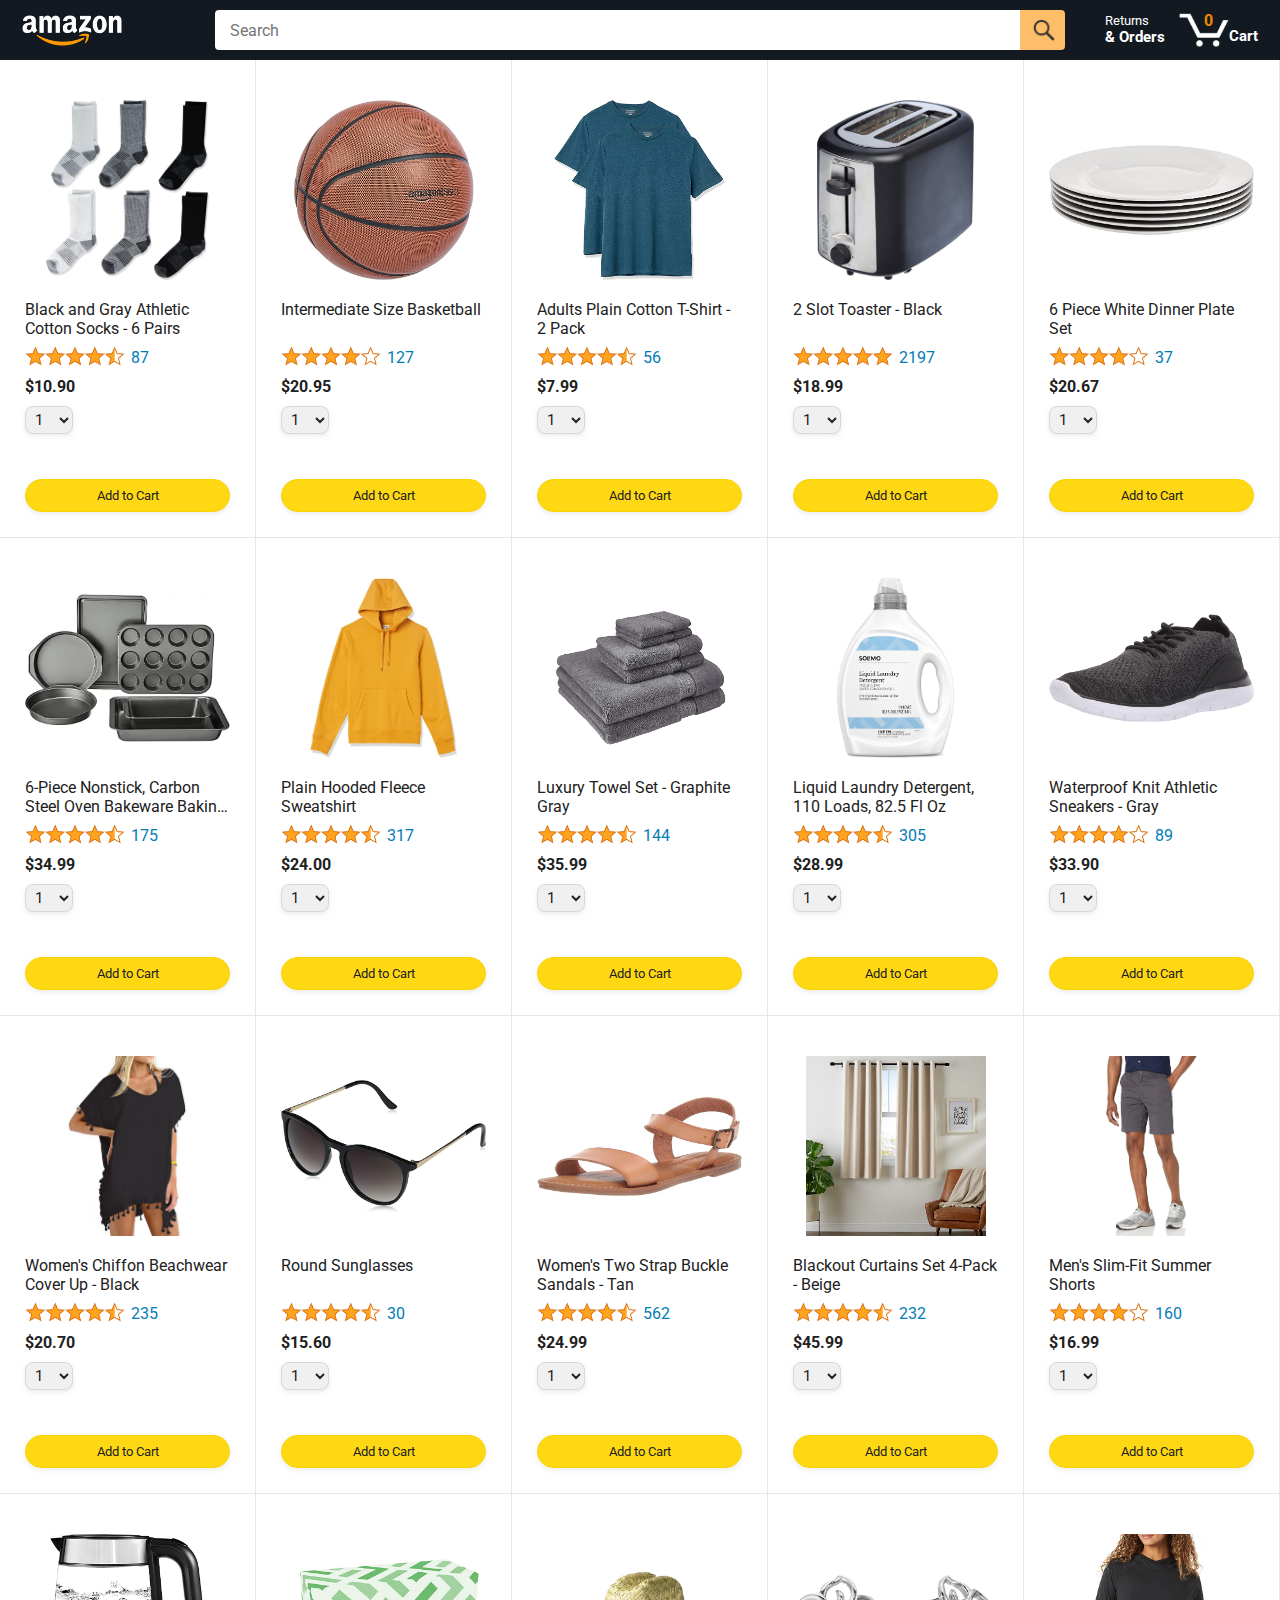
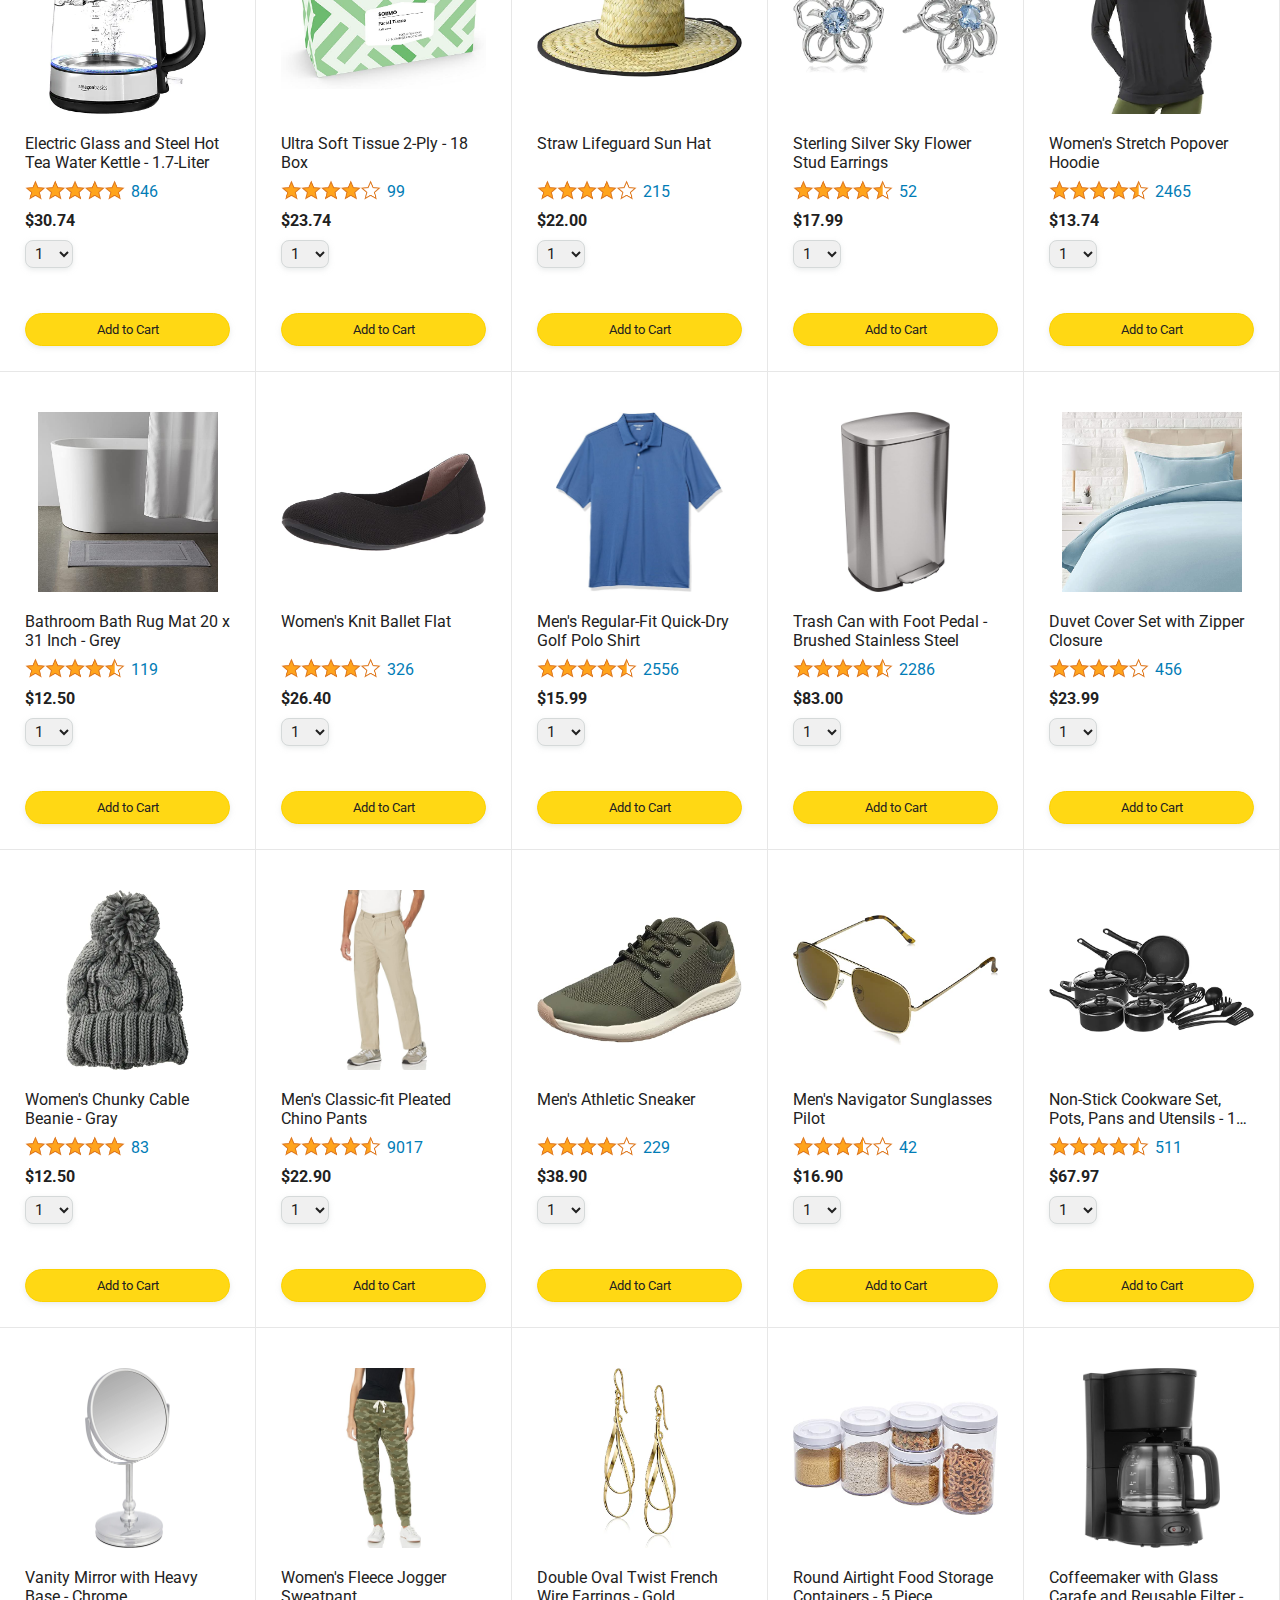
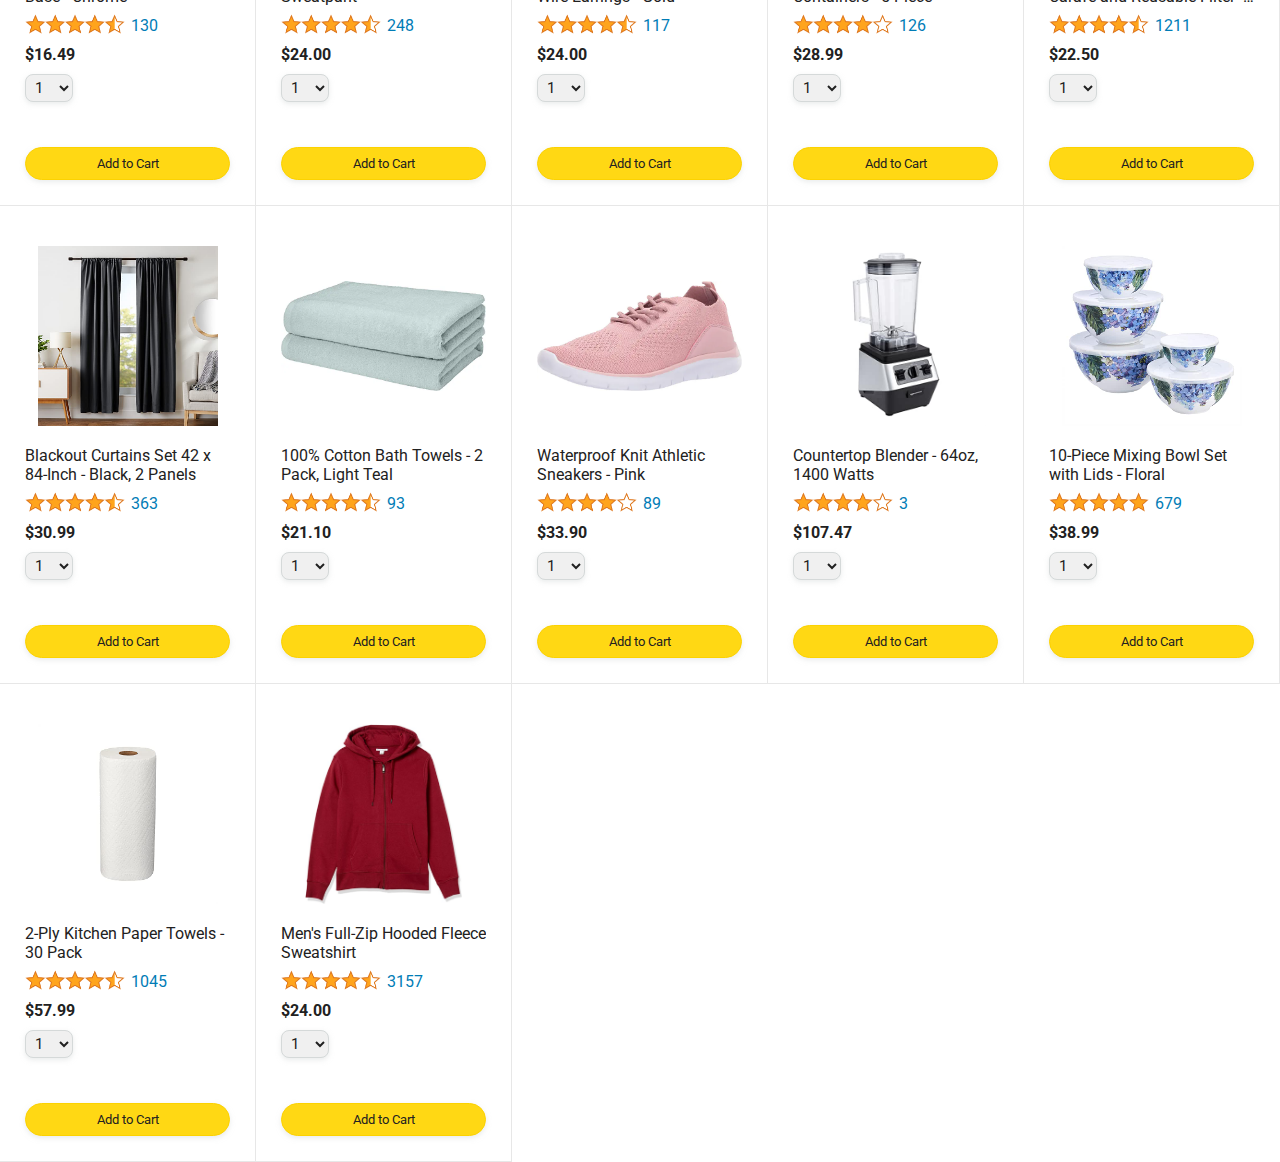
<file: index.html>
<!DOCTYPE html>
<html>
  <head>
    <title>Amazon Project</title>

    <!-- This code is needed for responsive design to work.
      (Responsive design = make the website look good on
      smaller screen sizes like a phone or a tablet). -->
    <meta name="viewport" content="width=device-width, initial-scale=1">

    <!-- Load a font called Roboto from Google Fonts. -->
    <link rel="preconnect" href="https://fonts.googleapis.com">
    <link rel="preconnect" href="https://fonts.gstatic.com" crossorigin>
    <link href="https://fonts.googleapis.com/css2?family=Roboto:wght@400;500;700&display=swap" rel="stylesheet">

    <!-- Here are the CSS files for this page. -->
    <link rel="stylesheet" href="styles/shared/general.css">
    <link rel="stylesheet" href="styles/shared/amazon-header.css">
    <link rel="stylesheet" href="styles/pages/amazon.css">
  </head>
  <body>
    <div class="amazon-header">
      <div class="amazon-header-left-section">
        <a href="amazon.html" class="header-link">
          <img class="amazon-logo"
            src="images/amazon-logo-white.png">
          <img class="amazon-mobile-logo"
            src="images/amazon-mobile-logo-white.png">
        </a>
      </div>

      <div class="amazon-header-middle-section">
        <input class="search-bar" type="text" placeholder="Search">

        <button class="search-button">
          <img class="search-icon" src="images/icons/search-icon.png">
        </button>
      </div>

      <div class="amazon-header-right-section">
        <a class="orders-link header-link" href="orders.html">
          <span class="returns-text">Returns</span>
          <span class="orders-text">& Orders</span>
        </a>

        <a class="cart-link header-link" href="checkout.html">
          <img class="cart-icon" src="images/icons/cart-icon.png">
          <div class="cart-quantity js-cart-quantity">0</div>
          <div class="cart-text">Cart</div>
        </a>
      </div>
    </div>
    
    <div class="main">
      <div class="products-grid js-products-grid">
      
        <div class="product-container">
          <div class="product-image-container">
            <img class="product-image"
              src="images/products/adults-plain-cotton-tshirt-2-pack-teal.jpg">
          </div>

          <div class="product-name limit-text-to-2-lines">
            Adults Plain Cotton T-Shirt - 2 Pack
          </div>

          <div class="product-rating-container">
            <img class="product-rating-stars"
              src="images/ratings/rating-45.png">
            <div class="product-rating-count link-primary">
              56
            </div>
          </div>

          <div class="product-price">
            $7.99
          </div>

          <div class="product-quantity-container">
            <select>
              <option selected value="1">1</option>
              <option value="2">2</option>
              <option value="3">3</option>
              <option value="4">4</option>
              <option value="5">5</option>
              <option value="6">6</option>
              <option value="7">7</option>
              <option value="8">8</option>
              <option value="9">9</option>
              <option value="10">10</option>
            </select>
          </div>

          <div class="product-spacer"></div>

          <div class="added-to-cart">
            <img src="images/icons/checkmark.png">
            Added
          </div>

          <button class="add-to-cart-button button-primary">
            Add to Cart
          </button>
        </div>
      </div>
    </div>
 
    <script type="module" src="scripts/amazon.js"></script>
  </body>
</html>
</file>
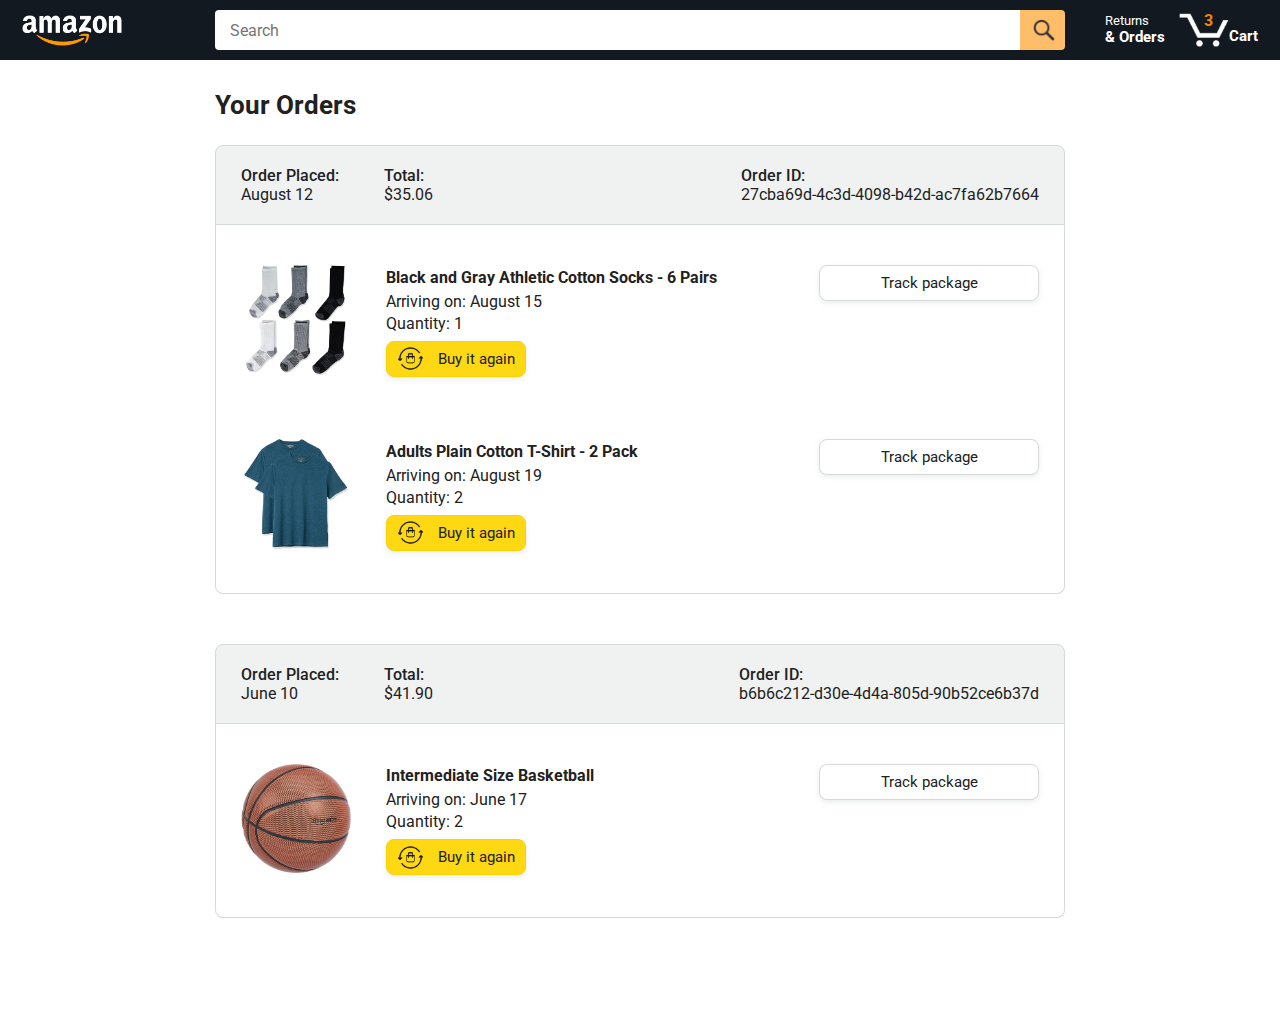
<file: orders.html>
<!DOCTYPE html>
<html>
  <head>
    <title>Orders</title>

    <!-- This code is needed for responsive design to work.
      (Responsive design = make the website look good on
      smaller screen sizes like a phone or a tablet). -->
    <meta name="viewport" content="width=device-width, initial-scale=1">

    <!-- Load a font called Roboto from Google Fonts. -->
    <link rel="preconnect" href="https://fonts.googleapis.com">
    <link rel="preconnect" href="https://fonts.gstatic.com" crossorigin>
    <link href="https://fonts.googleapis.com/css2?family=Roboto:wght@400;500;700&display=swap" rel="stylesheet">

    <!-- Here are the CSS files for this page. -->
    <link rel="stylesheet" href="styles/shared/general.css">
    <link rel="stylesheet" href="styles/shared/amazon-header.css">
    <link rel="stylesheet" href="styles/pages/orders.css">
  </head>
  <body>
    <div class="amazon-header">
      <div class="amazon-header-left-section">
        <a href="amazon.html" class="header-link">
          <img class="amazon-logo"
            src="images/amazon-logo-white.png">
          <img class="amazon-mobile-logo"
            src="images/amazon-mobile-logo-white.png">
        </a>
      </div>

      <div class="amazon-header-middle-section">
        <input class="search-bar" type="text" placeholder="Search">

        <button class="search-button">
          <img class="search-icon" src="images/icons/search-icon.png">
        </button>
      </div>

      <div class="amazon-header-right-section">
        <a class="orders-link header-link" href="orders.html">
          <span class="returns-text">Returns</span>
          <span class="orders-text">& Orders</span>
        </a>

        <a class="cart-link header-link" href="checkout.html">
          <img class="cart-icon" src="images/icons/cart-icon.png">
          <div class="cart-quantity">3</div>
          <div class="cart-text">Cart</div>
        </a>
      </div>
    </div>

    <div class="main">
      <div class="page-title">Your Orders</div>

      <div class="orders-grid">
        <div class="order-container">
          
          <div class="order-header">
            <div class="order-header-left-section">
              <div class="order-date">
                <div class="order-header-label">Order Placed:</div>
                <div>August 12</div>
              </div>
              <div class="order-total">
                <div class="order-header-label">Total:</div>
                <div>$35.06</div>
              </div>
            </div>

            <div class="order-header-right-section">
              <div class="order-header-label">Order ID:</div>
              <div>27cba69d-4c3d-4098-b42d-ac7fa62b7664</div>
            </div>
          </div>

          <div class="order-details-grid">
            <div class="product-image-container">
              <img src="images/products/athletic-cotton-socks-6-pairs.jpg">
            </div>

            <div class="product-details">
              <div class="product-name">
                Black and Gray Athletic Cotton Socks - 6 Pairs
              </div>
              <div class="product-delivery-date">
                Arriving on: August 15
              </div>
              <div class="product-quantity">
                Quantity: 1
              </div>
              <button class="buy-again-button button-primary">
                <img class="buy-again-icon" src="images/icons/buy-again.png">
                <span class="buy-again-message">Buy it again</span>
              </button>
            </div>

            <div class="product-actions">
              <a href="tracking.html">
                <button class="track-package-button button-secondary">
                  Track package
                </button>
              </a>
            </div>

            <div class="product-image-container">
              <img src="images/products/adults-plain-cotton-tshirt-2-pack-teal.jpg">
            </div>

            <div class="product-details">
              <div class="product-name">
                Adults Plain Cotton T-Shirt - 2 Pack
              </div>
              <div class="product-delivery-date">
                Arriving on: August 19
              </div>
              <div class="product-quantity">
                Quantity: 2
              </div>
              <button class="buy-again-button button-primary">
                <img class="buy-again-icon" src="images/icons/buy-again.png">
                <span class="buy-again-message">Buy it again</span>
              </button>
            </div>

            <div class="product-actions">
              <a href="tracking.html">
                <button class="track-package-button button-secondary">
                  Track package
                </button>
              </a>
            </div>
          </div>
        </div>

        <div class="order-container">

          <div class="order-header">
            <div class="order-header-left-section">
              <div class="order-date">
                <div class="order-header-label">Order Placed:</div>
                <div>June 10</div>
              </div>
              <div class="order-total">
                <div class="order-header-label">Total:</div>
                <div>$41.90</div>
              </div>
            </div>

            <div class="order-header-right-section">
              <div class="order-header-label">Order ID:</div>
              <div>b6b6c212-d30e-4d4a-805d-90b52ce6b37d</div>
            </div>
          </div>

          <div class="order-details-grid">
            <div class="product-image-container">
              <img src="images/products/intermediate-composite-basketball.jpg">
            </div>

            <div class="product-details">
              <div class="product-name">
                Intermediate Size Basketball
              </div>
              <div class="product-delivery-date">
                Arriving on: June 17
              </div>
              <div class="product-quantity">
                Quantity: 2
              </div>
              <button class="buy-again-button button-primary">
                <img class="buy-again-icon" src="images/icons/buy-again.png">
                <span class="buy-again-message">Buy it again</span>
              </button>
            </div>

            <div class="product-actions">
              <a href="tracking.html">
                <button class="track-package-button button-secondary">
                  Track package
                </button>
              </a>
            </div>
          </div>
        </div>
      </div>
    </div>
  </body>
</html>
</file>
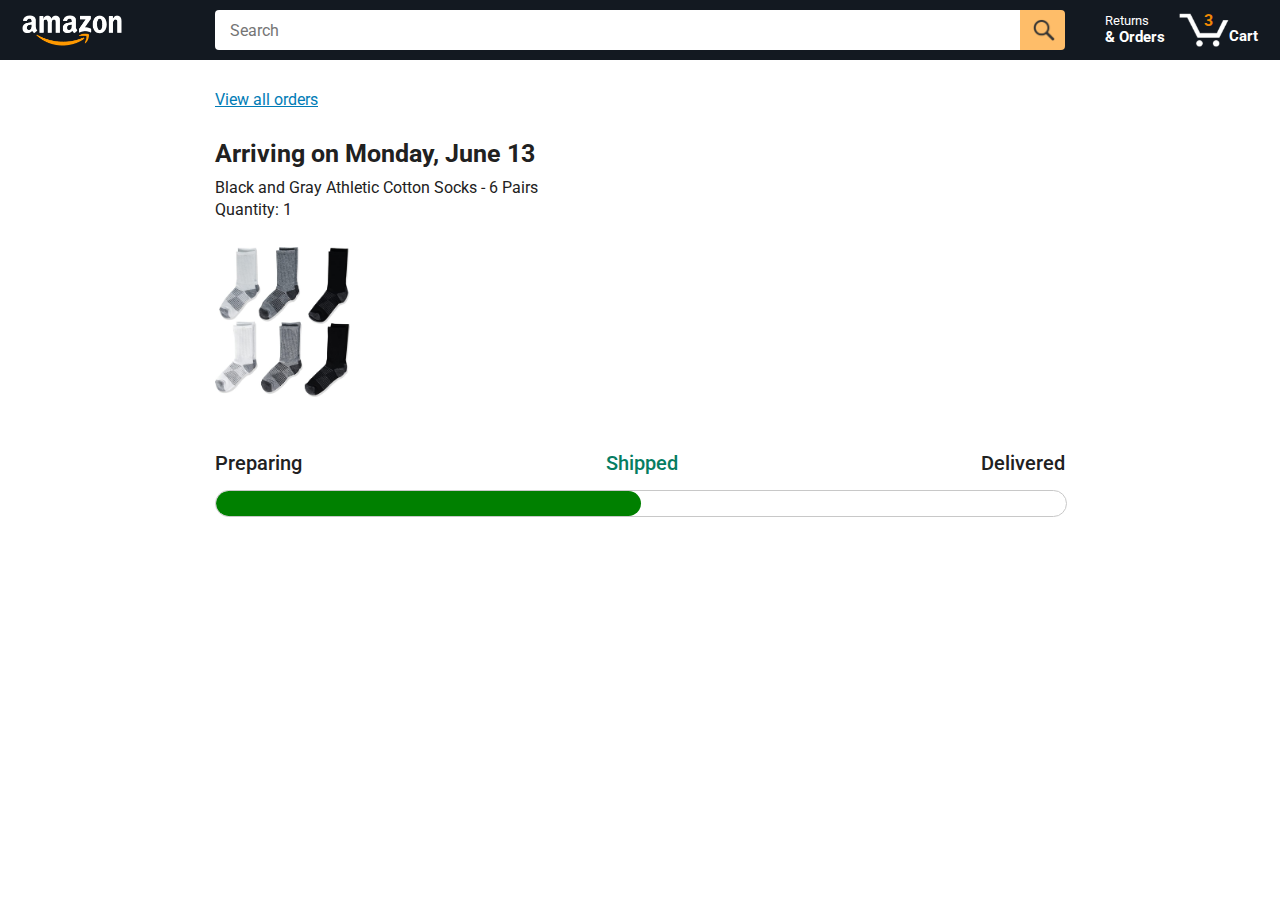
<file: tracking.html>
<!DOCTYPE html>
<html>
  <head>
    <title>Tracking</title>

    <!-- This code is needed for responsive design to work.
      (Responsive design = make the website look good on
      smaller screen sizes like a phone or a tablet). -->
    <meta name="viewport" content="width=device-width, initial-scale=1">

    <!-- Load a font called Roboto from Google Fonts. -->
    <link rel="preconnect" href="https://fonts.googleapis.com">
    <link rel="preconnect" href="https://fonts.gstatic.com" crossorigin>
    <link href="https://fonts.googleapis.com/css2?family=Roboto:wght@400;500;700&display=swap" rel="stylesheet">

    <!-- Here are the CSS files for this page. -->
    <link rel="stylesheet" href="styles/shared/general.css">
    <link rel="stylesheet" href="styles/shared/amazon-header.css">
    <link rel="stylesheet" href="styles/pages/tracking.css">
  </head>
  <body>
    <div class="amazon-header">
      <div class="amazon-header-left-section">
        <a href="amazon.html" class="header-link">
          <img class="amazon-logo"
            src="images/amazon-logo-white.png">
          <img class="amazon-mobile-logo"
            src="images/amazon-mobile-logo-white.png">
        </a>
      </div>

      <div class="amazon-header-middle-section">
        <input class="search-bar" type="text" placeholder="Search">

        <button class="search-button">
          <img class="search-icon" src="images/icons/search-icon.png">
        </button>
      </div>

      <div class="amazon-header-right-section">
        <a class="orders-link header-link" href="orders.html">
          <span class="returns-text">Returns</span>
          <span class="orders-text">& Orders</span>
        </a>

        <a class="cart-link header-link" href="checkout.html">
          <img class="cart-icon" src="images/icons/cart-icon.png">
          <div class="cart-quantity">3</div>
          <div class="cart-text">Cart</div>
        </a>
      </div>
    </div>

    <div class="main">
      <div class="order-tracking">
        <a class="back-to-orders-link link-primary" href="orders.html">
          View all orders
        </a>

        <div class="delivery-date">
          Arriving on Monday, June 13
        </div>

        <div class="product-info">
          Black and Gray Athletic Cotton Socks - 6 Pairs
        </div>

        <div class="product-info">
          Quantity: 1
        </div>

        <img class="product-image" src="images/products/athletic-cotton-socks-6-pairs.jpg">

        <div class="progress-labels-container">
          <div class="progress-label">
            Preparing
          </div>
          <div class="progress-label current-status">
            Shipped
          </div>
          <div class="progress-label">
            Delivered
          </div>
        </div>

        <div class="progress-bar-container">
          <div class="progress-bar"></div>
        </div>
      </div>
    </div>
  </body>
</html>
</file>
<file: styles/shared/general.css>
body {
  font-family: Roboto, Arial;
  color: rgb(33, 33, 33);
  /* The <body> element has a default margin of 8px
     on all sides. This removes the default margins. */
  margin: 0;
}

/* <p> elements have a default margin on the top
   and bottom. This removes the default margins. */
p {
  margin: 0;
}

button {
  cursor: pointer;
}

select {
  cursor: pointer;
}

input, select, button {
  font-family: Roboto, Arial;
}

.button-primary {
  color: rgb(33, 33, 33);
  background-color: rgb(255, 216, 20);
  border: 1px solid rgb(252, 210, 0);
  border-radius: 8px;
  cursor: pointer;
  box-shadow: 0 2px 5px rgba(213, 217, 217, 0.5);
}

.button-primary:hover {
  background-color: rgb(247, 202, 0);
  border: 1px solid rgb(242, 194, 0);
}

.button-primary:active {
  background: rgb(255, 216, 20);
  border-color: rgb(252, 210, 0);
  box-shadow: none;
}

.button-secondary {
  color: rgb(33, 33, 33);
  background: white;
  border: 1px solid rgb(213, 217, 217);
  border-radius: 8px;
  cursor: pointer;
  box-shadow: 0 2px 5px rgba(213, 217, 217, 0.5);
}

.button-secondary:hover {
  background-color: rgb(247, 250, 250);
}

.button-secondary:active {
  background-color: rgb(237, 253, 255);
  box-shadow: none;
}

/* These styles will limit text to 2 lines. Anything
   beyond 2 lines will be replaced with "..."
   You can find this code by using an A.I. tool or by
   searching in Google.
   https://css-tricks.com/almanac/properties/l/line-clamp/ */
.limit-text-to-2-lines {
  display: -webkit-box;
  -webkit-line-clamp: 2;
  -webkit-box-orient: vertical;
  overflow: hidden;
}

.link-primary {
  color: rgb(1, 124, 182);
  cursor: pointer;
}

.link-primary:hover {
  color: rgb(196, 80, 0);
}

/* Styles for dropdown selectors. */
select {
  color: rgb(33, 33, 33);
  background-color: rgb(240, 240, 240);
  border: 1px solid rgb(213, 217, 217);
  border-radius: 8px;
  padding: 3px 5px;
  font-size: 15px;
  cursor: pointer;
  box-shadow: 0 2px 5px rgba(213, 217, 217, 0.5);
}

select:focus,
input:focus {
  outline: 2px solid rgb(255, 153, 0);
}
</file>
<file: styles/shared/amazon-header.css>
.amazon-header {
  background-color: rgb(19, 25, 33);
  color: white;
  padding-left: 15px;
  padding-right: 15px;

  display: flex;
  align-items: center;
  justify-content: space-between;

  position: fixed;
  top: 0;
  left: 0;
  right: 0;
  height: 60px;
}

.amazon-header-left-section {
  width: 180px;
}

@media (max-width: 800px) {
  .amazon-header-left-section {
    width: unset;
  }
}

.header-link {
  display: inline-block;
  padding: 6px;
  border-radius: 2px;
  cursor: pointer;
  text-decoration: none;
  border: 1px solid rgba(0, 0, 0, 0);
}

.header-link:hover {
  border: 1px solid white;
}

.amazon-logo {
  width: 100px;
  margin-top: 5px;
}

.amazon-mobile-logo {
  display: none;
}

@media (max-width: 575px) {
  .amazon-logo {
    display: none;
  }

  .amazon-mobile-logo {
    display: block;
    height: 35px;
    margin-top: 5px;
  }
}

.amazon-header-middle-section {
  flex: 1;
  max-width: 850px;
  margin-left: 10px;
  margin-right: 10px;
  display: flex;
}

.search-bar {
  flex: 1;
  width: 0;
  font-size: 16px;
  height: 38px;
  padding-left: 15px;
  border: none;
  border-top-left-radius: 4px;
  border-bottom-left-radius: 4px;
  border-top-right-radius: 0;
  border-bottom-right-radius: 0;
}

.search-button {
  background-color: rgb(254, 189, 105);
  border: none;
  width: 45px;
  height: 40px;
  border-top-right-radius: 4px;
  border-bottom-right-radius: 4px;
  flex-shrink: 0;
}

.search-icon {
  height: 22px;
  margin-left: 2px;
  margin-top: 3px;
}

.amazon-header-right-section {
  width: 180px;
  flex-shrink: 0;
  display: flex;
  justify-content: end;
}

.orders-link {
  color: white;
}

.returns-text {
  display: block;
  font-size: 13px;
}

.orders-text {
  display: block;
  font-size: 15px;
  font-weight: 700;
}

.cart-link {
  color: white;
  display: flex;
  align-items: center;
  position: relative;
}

.cart-icon {
  width: 50px;
}

.cart-text {
  margin-top: 12px;
  font-size: 15px;
  font-weight: 700;
}

.cart-quantity {
  color: rgb(240, 136, 4);
  font-size: 16px;
  font-weight: 700;

  position: absolute;
  top: 4px;
  left: 22px;
  
  width: 26px;
  text-align: center;
}
</file>
<file: styles/pages/amazon.css>
.main {
  margin-top: 60px;
}

.products-grid {
  display: grid;

  /* - In CSS Grid, 1fr means a column will take up the
       remaining space in the grid.
     - If we write 1fr 1fr ... 1fr; 8 times, this will
       divide the grid into 8 columns, each taking up an
       equal amount of the space.
     - repeat(8, 1fr); is a shortcut for repeating "1fr"
       8 times (instead of typing out "1fr" 8 times).
       repeat(...) is a special property that works with
       display: grid; */
  grid-template-columns: repeat(8, 1fr);
}

/* @media is used to create responsive design (making the
   website look good on any screen size). This @media
   means when the screen width is 2000px or less, we
   will divide the grid into 7 columns instead of 8. */
@media (max-width: 2000px) {
  .products-grid {
    grid-template-columns: repeat(7, 1fr);
  }
}

/* This @media means when the screen width is 1600px or
   less, we will divide the grid into 6 columns. */
@media (max-width: 1600px) {
  .products-grid {
    grid-template-columns: repeat(6, 1fr);
  }
}

@media (max-width: 1300px) {
  .products-grid {
    grid-template-columns: repeat(5, 1fr);
  }
}

@media (max-width: 1000px) {
  .products-grid {
    grid-template-columns: repeat(4, 1fr);
  }
}

@media (max-width: 800px) {
  .products-grid {
    grid-template-columns: repeat(3, 1fr);
  }
}

@media (max-width: 575px) {
  .products-grid {
    grid-template-columns: repeat(2, 1fr);
  }
}

@media (max-width: 450px) {
  .products-grid {
    grid-template-columns: 1fr;
  }
}

.product-container {
  padding-top: 40px;
  padding-bottom: 25px;
  padding-left: 25px;
  padding-right: 25px;

  border-right: 1px solid rgb(231, 231, 231);
  border-bottom: 1px solid rgb(231, 231, 231);

  display: flex;
  flex-direction: column;
}

.product-image-container {
  display: flex;
  justify-content: center;
  align-items: center;

  height: 180px;
  margin-bottom: 20px;
}

.product-image {
  /* Images will overflow their container by default. To
    prevent this, we set max-width and max-height to 100%
    so they stay inside their container. */
  max-width: 100%;
  max-height: 100%;
}

.product-name {
  height: 40px;
  margin-bottom: 5px;
}

.product-rating-container {
  display: flex;
  align-items: center;
  margin-bottom: 10px;
}

.product-rating-stars {
  width: 100px;
  margin-right: 6px;
}

.product-rating-count {
  color: rgb(1, 124, 182);
  cursor: pointer;
  margin-top: 3px;
}

.product-price {
  font-weight: 700;
  margin-bottom: 10px;
}

.product-quantity-container {
  margin-bottom: 17px;
}

.product-spacer {
  flex: 1;
}

.added-to-cart {
  color: rgb(6, 125, 98);
  font-size: 16px;

  display: flex;
  align-items: center;
  margin-bottom: 8px;

  /* At first, the "Added to cart" message will
     be invisible. Use JavaScript to change the
     opacity and make it visible. */
  opacity: 0;
}

.added-to-cart img {
  height: 20px;
  margin-right: 5px;
}

.add-to-cart-button {
  width: 100%;
  padding: 8px;
  border-radius: 50px;
}
</file>
<file: styles/pages/orders.css>
.main {
  max-width: 850px;
  margin-top: 90px;
  margin-bottom: 100px;
  padding-left: 20px;
  padding-right: 20px;

  /* margin-left: auto;
     margin-right auto;
     Is a trick for centering an element horizontally
     without needing a container. */
  margin-left: auto;
  margin-right: auto;
}

.page-title {
  font-weight: 700;
  font-size: 26px;
  margin-bottom: 25px;
}

.orders-grid {
  display: grid;
  grid-template-columns: 1fr;
  row-gap: 50px;
}

 .order-header {
  background-color: rgb(240, 242, 242);
  border: 1px solid rgb(213, 217, 217);

  display: flex;
  align-items: center;
  justify-content: space-between;

  padding: 20px 25px;
  border-top-left-radius: 8px;
  border-top-right-radius: 8px;
} 

.order-header-left-section {
  display: flex;
  flex-shrink: 0;
}

.order-header-label {
  font-weight: 500;
}

.order-date,
.order-total {
  margin-right: 45px;
}

.order-header-right-section {
  flex-shrink: 1;
}

@media (max-width: 575px) {
  .order-header {
    flex-direction: column;
    align-items: start;
    line-height: 23px;
    padding: 15px;
  }

  .order-header-left-section {
    flex-direction: column;
  }

  .order-header-label {
    margin-right: 5px;
  }

  .order-date,
  .order-total {
    display: grid;
    grid-template-columns: auto 1fr;
    margin-right: 0;
  }

  .order-header-right-section {
    display: grid;
    grid-template-columns: auto 1fr;
  }
}

.order-details-grid {
  padding: 40px 25px;
  border: 1px solid rgb(213, 217, 217);
  border-top: none;
  border-bottom-left-radius: 8px;
  border-bottom-right-radius: 8px;

  display: grid;
  grid-template-columns: 110px 1fr 220px;
  column-gap: 35px;
  row-gap: 60px;
  align-items: center;
}

@media (max-width: 800px) {
  .order-details-grid {
    grid-template-columns: 110px 1fr;
    row-gap: 0;
    padding-bottom: 8px;
  }
}

@media (max-width: 450px) {
  .order-details-grid {
    grid-template-columns: 1fr;
  }
}

.product-image-container {
  text-align: center;
}

.product-image-container img {
  max-width: 110px;
  max-height: 110px;
}

.product-name {
  font-weight: 700;
  margin-bottom: 5px;
}

.product-delivery-date {
  margin-bottom: 3px;
}

.product-quantity {
  margin-bottom: 8px;
}

.buy-again-button {
  font-size: 15px;
  width: 140px;
  height: 36px;
  border-radius: 8px;

  display: flex;
  align-items: center;
  justify-content: center;
}

.buy-again-icon {
  width: 25px;
  margin-right: 15px;
}

.product-actions {
  align-self: start;
}

.track-package-button {
  width: 100%;
  font-size: 15px;
  padding: 8px;
}

@media (max-width: 800px) {
  .buy-again-button {
    margin-bottom: 10px;
  }

  .product-actions {
    /* grid-column: 2 means this element will be placed
       in column 2 in the grid. (Normally, the column that
       an element is placed in is determined by the order
       of the elements in the HTML. grid-column overrides
       this default ordering). */
    grid-column: 2;
    margin-bottom: 30px;
  }

  .track-package-button {
    width: 140px;
  }
}

@media (max-width: 450px) {
  .product-image-container {
    text-align: center;
    margin-bottom: 25px;
  }

  .product-image-container img {
    max-width: 150px;
    max-height: 150px;
  }

  .product-name {
    margin-bottom: 10px;
  }

  .product-quantity {
    margin-bottom: 15px;
  }

  .buy-again-button {
    width: 100%;
    margin-bottom: 15px;
  }

  .product-actions {
    /* grid-column: auto; undos grid-column: 2; from above.
       This element will now be placed in its normal column
       in the grid. */
    grid-column: auto;
    margin-bottom: 70px;
  }

  .track-package-button {
    width: 100%;
    padding: 12px;
  }
}
</file>
<file: styles/pages/tracking.css>
.main {
  max-width: 850px;
  margin-top: 90px;
  margin-bottom: 100px;
  padding-left: 30px;
  padding-right: 30px;

  /* margin-left: auto;
     margin-right auto;
     Is a trick for centering an element horizontally
     without needing a container. */
  margin-left: auto;
  margin-right: auto;
}

.back-to-orders-link {
  display: inline-block;
  margin-bottom: 30px;
}

.delivery-date {
  font-size: 25px;
  font-weight: 700;
  margin-bottom: 10px;
}

.product-info {
  margin-bottom: 3px;
}

.product-image {
  max-width: 150px;
  max-height: 150px;
  margin-top: 25px;
  margin-bottom: 50px;
}

.progress-labels-container {
  display: flex;
  justify-content: space-between;
  font-size: 20px;
  font-weight: 500;
  margin-bottom: 15px;
}

.current-status {
  color: rgb(6, 125, 98);
}

@media (max-width: 575px) {
  .progress-labels-container {
    font-size: 16px;
  }
}

@media (max-width: 450px) {
  .progress-labels-container {
    flex-direction: column;
    margin-bottom: 5px;
  }

  .progress-label {
    margin-bottom: 3px;
  }
}

.progress-bar-container {
  height: 25px;
  width: 100%;

  border: 1px solid rgb(200, 200, 200);
  border-radius: 50px;
  overflow: hidden;
}

.progress-bar {
  height: 100%;
  background-color: green;
  border-radius: 50px;
  width: 50%;
}
</file>
